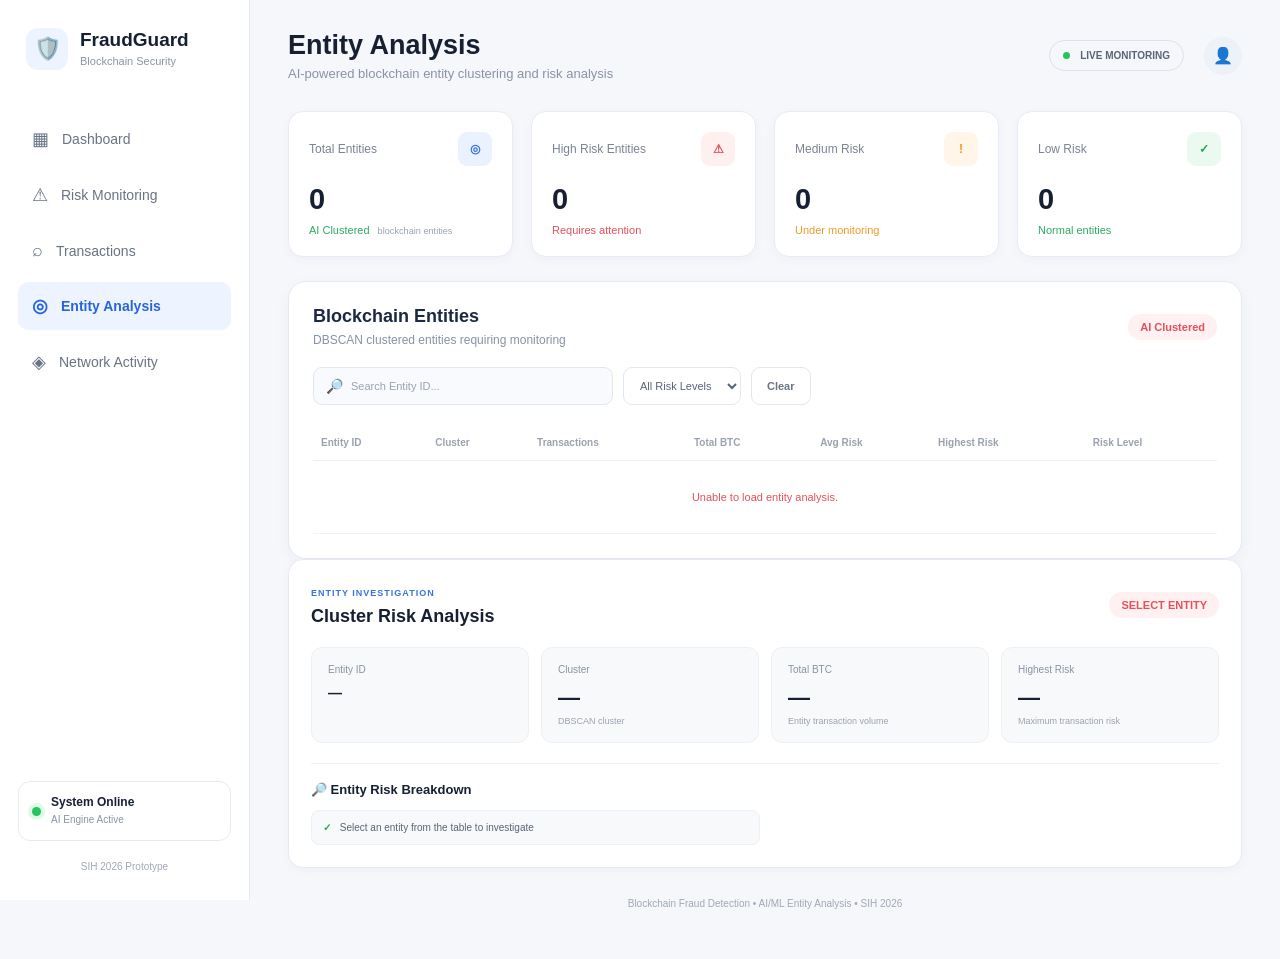
<file: Dashboard/entities.html>
<!DOCTYPE html>
<html lang="en">

<head>

    <meta charset="UTF-8">

    <meta
        name="viewport"
        content="width=device-width, initial-scale=1.0"
    >

    <title>Entity Analysis - FraudGuard</title>

    <link
        rel="stylesheet"
        href="style.css"
    >

</head>


<body>

<div class="dashboard">


    <!-- ================================= -->
    <!-- SIDEBAR -->
    <!-- ================================= -->

    <aside class="sidebar">

        <div class="logo">

            <div class="logo-icon">
                🛡️
            </div>

            <div>

                <h2>
                    FraudGuard
                </h2>

                <span>
                    Blockchain Security
                </span>

            </div>

        </div>


        <!-- NAVIGATION -->

        <nav>

    <a
        class="nav-item"
        href="index.html"
    >
        <span>▦</span>
        Dashboard
    </a>


    <a
        class="nav-item"
        href="index.html#riskMonitoringSection"
    >
        <span>⚠</span>
        Risk Monitoring
    </a>


    <a
        class="nav-item"
        href="index.html#transactionsSection"
    >
        <span>⌕</span>
        Transactions
    </a>


    <a
        class="nav-item active"
        href="entities.html"
    >
        <span>◎</span>
        Entity Analysis
    </a>


    <a
        class="nav-item"
        href="network.html"
    >
        <span>◈</span>
        Network Activity
    </a>

</nav>

        <!-- SIDEBAR BOTTOM -->

        <div class="sidebar-bottom">

            <div class="system-status">

                <span class="status-dot"></span>

                <div>

                    <strong>
                        System Online
                    </strong>

                    <small>
                        AI Engine Active
                    </small>

                </div>

            </div>


            <div class="version">

                SIH 2026 Prototype

            </div>

        </div>

    </aside>



    <!-- ================================= -->
    <!-- MAIN CONTENT -->
    <!-- ================================= -->

    <main class="main">


        <!-- ================================= -->
        <!-- TOP BAR -->
        <!-- ================================= -->

        <header class="topbar">

            <div>

                <h1>
                    Entity Analysis
                </h1>

                <p>
                    AI-powered blockchain entity clustering and risk analysis
                </p>

            </div>


            <div class="top-actions">

                <div class="live">

                    <span></span>

                    LIVE MONITORING

                </div>


                <div class="profile">
                    👤
                </div>

            </div>

        </header>



        <!-- ================================= -->
        <!-- ENTITY STAT CARDS -->
        <!-- ================================= -->

        <section class="stats">


            <!-- TOTAL ENTITIES -->

            <div class="stat-card">

                <div class="stat-top">

                    <span>
                        Total Entities
                    </span>

                    <div class="stat-icon blue">
                        ◎
                    </div>

                </div>


                <h2 id="totalEntities">
                    0
                </h2>


                <div class="stat-change">

                    <span>
                        AI Clustered
                    </span>

                    <small>
                        blockchain entities
                    </small>

                </div>

            </div>



            <!-- HIGH RISK -->

            <div class="stat-card danger">

                <div class="stat-top">

                    <span>
                        High Risk Entities
                    </span>

                    <div class="stat-icon red">
                        ⚠
                    </div>

                </div>


                <h2 id="highEntities">
                    0
                </h2>


                <div class="stat-change red-text">

                    <span>
                        Requires attention
                    </span>

                </div>

            </div>



            <!-- MEDIUM RISK -->

            <div class="stat-card warning">

                <div class="stat-top">

                    <span>
                        Medium Risk
                    </span>

                    <div class="stat-icon orange">
                        !
                    </div>

                </div>


                <h2 id="mediumEntities">
                    0
                </h2>


                <div class="stat-change orange-text">

                    <span>
                        Under monitoring
                    </span>

                </div>

            </div>



            <!-- LOW RISK -->

            <div class="stat-card success">

                <div class="stat-top">

                    <span>
                        Low Risk
                    </span>

                    <div class="stat-icon green">
                        ✓
                    </div>

                </div>


                <h2 id="lowEntities">
                    0
                </h2>


                <div class="stat-change green-text">

                    <span>
                        Normal entities
                    </span>

                </div>

            </div>

        </section>



        <!-- ================================= -->
        <!-- BLOCKCHAIN ENTITY TABLE -->
        <!-- ================================= -->

        <section class="transactions-section">


            <!-- SECTION HEADER -->

            <div class="section-header">

                <div>

                    <h2>
                        Blockchain Entities
                    </h2>

                    <p>
                        DBSCAN clustered entities requiring monitoring
                    </p>

                </div>


                <span class="risk-badge">
                    AI Clustered
                </span>

            </div>



            <!-- ================================= -->
            <!-- SEARCH AND FILTER CONTROLS -->
            <!-- ================================= -->

            <div class="transaction-controls">


                <!-- SEARCH -->

                <div class="search-box">

                    <span>
                        🔎
                    </span>

                    <input
                        type="text"
                        id="entitySearch"
                        placeholder="Search Entity ID..."
                    >

                </div>


                <!-- RISK FILTER -->

                <select
                    id="entityRiskFilter"
                    class="risk-filter"
                >

                    <option value="ALL">
                        All Risk Levels
                    </option>

                    <option value="HIGH">
                        High Risk
                    </option>

                    <option value="MEDIUM">
                        Medium Risk
                    </option>

                    <option value="LOW">
                        Low Risk
                    </option>

                </select>


                <!-- CLEAR -->

                <button
                    id="clearEntityFilters"
                    class="clear-filter"
                    type="button"
                >

                    Clear

                </button>

            </div>



            <!-- ================================= -->
            <!-- ENTITY TABLE -->
            <!-- ================================= -->

            <div class="table-container">

                <table>

                    <thead>

                        <tr>

                            <th>
                                Entity ID
                            </th>

                            <th>
                                Cluster
                            </th>

                            <th>
                                Transactions
                            </th>

                            <th>
                                Total BTC
                            </th>

                            <th>
                                Avg Risk
                            </th>

                            <th>
                                Highest Risk
                            </th>

                            <th>
                                Risk Level
                            </th>

                        </tr>

                    </thead>


                    <tbody id="entityTableBody">

                        <tr>

                            <td colspan="7">

                                Loading entities...

                            </td>

                        </tr>

                    </tbody>

                </table>

            </div>

        </section>



        <!-- ================================= -->
        <!-- ENTITY INVESTIGATION -->
        <!-- ================================= -->

        <section class="panel investigation">


            <!-- INVESTIGATION HEADER -->

            <div class="investigation-title">

                <div>

                    <span class="section-label">
                        ENTITY INVESTIGATION
                    </span>


                    <h2>
                        Cluster Risk Analysis
                    </h2>

                </div>


                <span
                    id="entityInvestigationRisk"
                    class="risk-badge high large"
                >

                    SELECT ENTITY

                </span>

            </div>



            <!-- ================================= -->
            <!-- INVESTIGATION DETAILS -->
            <!-- ================================= -->

            <div class="investigation-grid">


                <!-- ENTITY ID -->

                <div class="investigation-card">

                    <span>
                        Entity ID
                    </span>

                    <strong
                        id="selectedEntityId"
                        style="font-size:14px;"
                    >

                        —

                    </strong>

                </div>



                <!-- CLUSTER -->

                <div class="investigation-card">

                    <span>
                        Cluster
                    </span>

                    <strong id="selectedCluster">

                        —

                    </strong>

                    <small>
                        DBSCAN cluster
                    </small>

                </div>



                <!-- TOTAL BTC -->

                <div class="investigation-card">

                    <span>
                        Total BTC
                    </span>

                    <strong id="selectedBTC">

                        —

                    </strong>

                    <small>
                        Entity transaction volume
                    </small>

                </div>



                <!-- HIGHEST RISK -->

                <div class="investigation-card">

                    <span>
                        Highest Risk
                    </span>

                    <strong id="selectedRisk">

                        —

                    </strong>

                    <small>
                        Maximum transaction risk
                    </small>

                </div>

            </div>



            <!-- ================================= -->
            <!-- RISK BREAKDOWN -->
            <!-- ================================= -->

            <div class="evidence">

                <h3>
                    🔎 Entity Risk Breakdown
                </h3>


                <div
                    class="evidence-list"
                    id="entityEvidence"
                >

                    <div>

                        <span>✓</span>

                        Select an entity from the table to investigate

                    </div>

                </div>

            </div>

        </section>



        <!-- ================================= -->
        <!-- FOOTER -->
        <!-- ================================= -->

        <footer>

            Blockchain Fraud Detection •

            AI/ML Entity Analysis •

            SIH 2026

        </footer>


    </main>

</div>



<!-- ================================= -->
<!-- ENTITY JAVASCRIPT -->
<!-- ================================= -->

<script src="entities.js"></script>


</body>

</html>
</file>
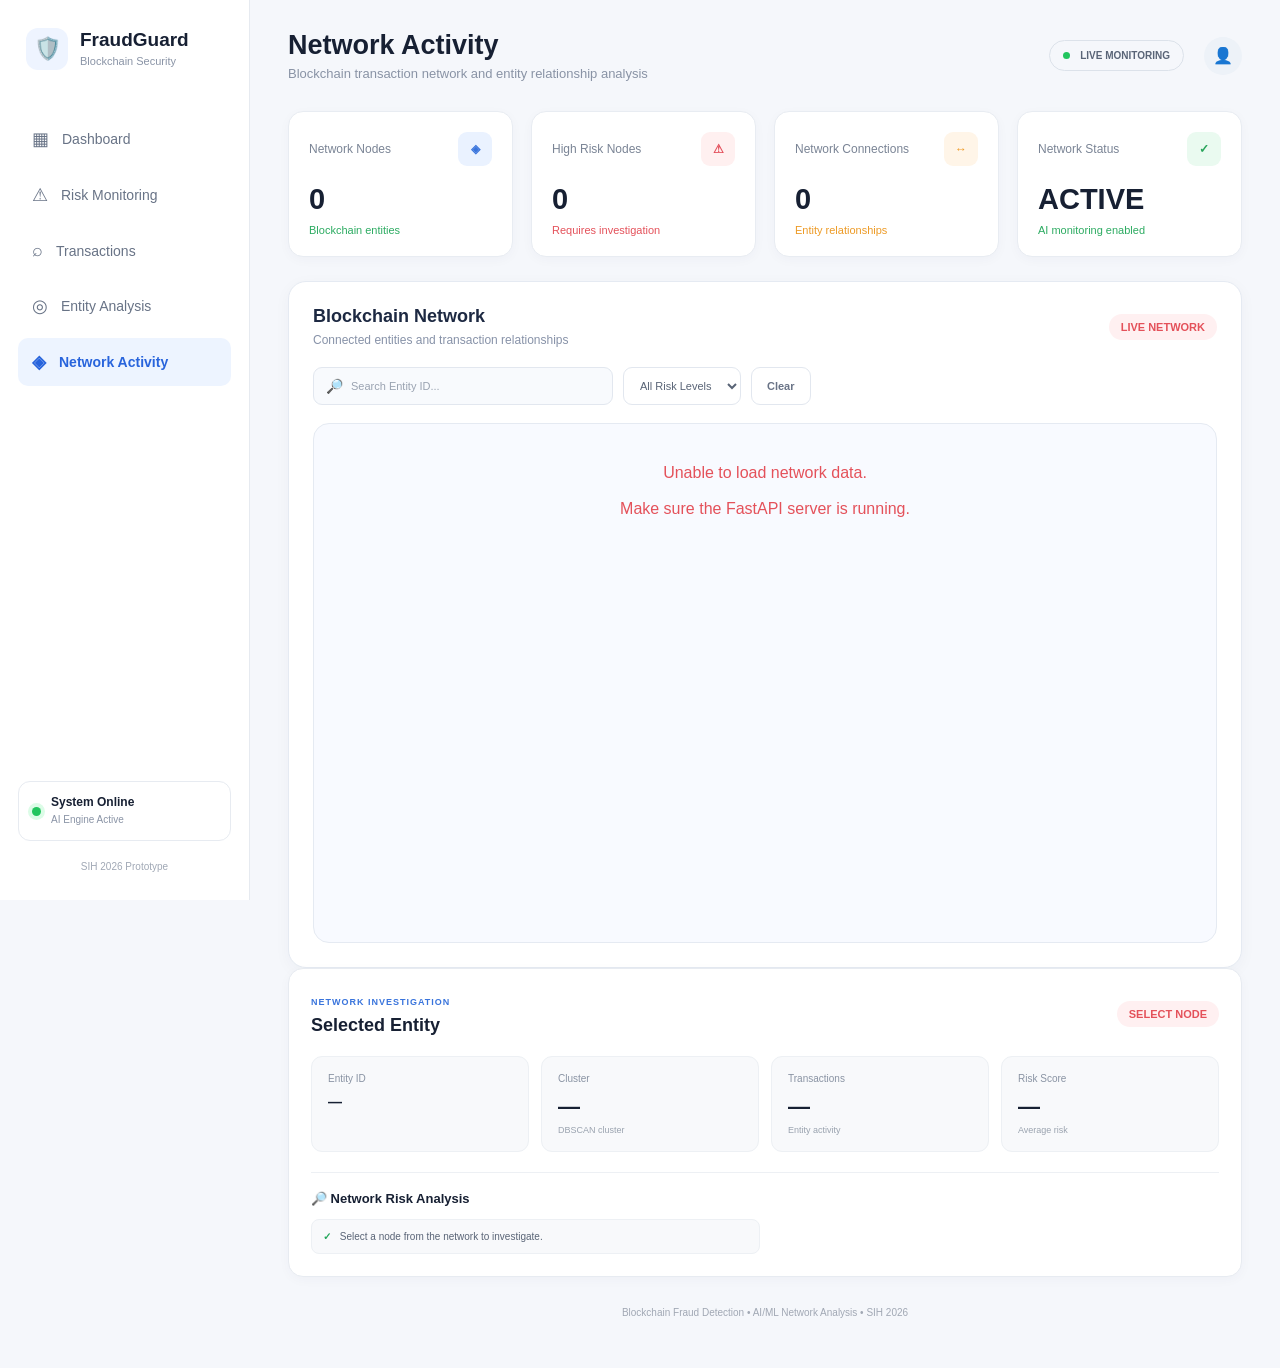
<file: Dashboard/network.html>
<!DOCTYPE html>
<html lang="en">

<head>

    <meta charset="UTF-8">

    <meta
        name="viewport"
        content="width=device-width, initial-scale=1.0"
    >

    <title>Network Activity - FraudGuard</title>

    <link
        rel="stylesheet"
        href="style.css"
    >

</head>


<body>

<div class="dashboard">


    <!-- ================================= -->
    <!-- SIDEBAR -->
    <!-- ================================= -->

    <aside class="sidebar">

        <div class="logo">

            <div class="logo-icon">
                🛡️
            </div>

            <div>

                <h2>
                    FraudGuard
                </h2>

                <span>
                    Blockchain Security
                </span>

            </div>

        </div>


        <nav>

            <a
                class="nav-item"
                href="index.html"
            >
                <span>▦</span>
                Dashboard
            </a>


            <a class="nav-item">

                <span>⚠</span>

                Risk Monitoring

            </a>


            <a class="nav-item">

                <span>⌕</span>

                Transactions

            </a>


            <a
                class="nav-item"
                href="entities.html"
            >

                <span>◎</span>

                Entity Analysis

            </a>


            <a
                class="nav-item active"
                href="network.html"
            >

                <span>◈</span>

                Network Activity

            </a>

        </nav>


        <div class="sidebar-bottom">

            <div class="system-status">

                <span class="status-dot"></span>

                <div>

                    <strong>
                        System Online
                    </strong>

                    <small>
                        AI Engine Active
                    </small>

                </div>

            </div>


            <div class="version">

                SIH 2026 Prototype

            </div>

        </div>

    </aside>



    <!-- ================================= -->
    <!-- MAIN CONTENT -->
    <!-- ================================= -->

    <main class="main">


        <!-- TOP BAR -->

        <header class="topbar">

            <div>

                <h1>
                    Network Activity
                </h1>

                <p>
                    Blockchain transaction network and entity relationship analysis
                </p>

            </div>


            <div class="top-actions">

                <div class="live">

                    <span></span>

                    LIVE MONITORING

                </div>


                <div class="profile">
                    👤
                </div>

            </div>

        </header>



        <!-- ================================= -->
        <!-- NETWORK SUMMARY -->
        <!-- ================================= -->

        <section class="stats">


            <div class="stat-card">

                <div class="stat-top">

                    <span>
                        Network Nodes
                    </span>

                    <div class="stat-icon blue">
                        ◈
                    </div>

                </div>


                <h2 id="networkNodes">
                    0
                </h2>


                <div class="stat-change">

                    <span>
                        Blockchain entities
                    </span>

                </div>

            </div>



            <div class="stat-card danger">

                <div class="stat-top">

                    <span>
                        High Risk Nodes
                    </span>

                    <div class="stat-icon red">
                        ⚠
                    </div>

                </div>


                <h2 id="networkHighRisk">
                    0
                </h2>


                <div class="stat-change red-text">

                    <span>
                        Requires investigation
                    </span>

                </div>

            </div>



            <div class="stat-card warning">

                <div class="stat-top">

                    <span>
                        Network Connections
                    </span>

                    <div class="stat-icon orange">
                        ↔
                    </div>

                </div>


                <h2 id="networkConnections">
                    0
                </h2>


                <div class="stat-change orange-text">

                    <span>
                        Entity relationships
                    </span>

                </div>

            </div>



            <div class="stat-card success">

                <div class="stat-top">

                    <span>
                        Network Status
                    </span>

                    <div class="stat-icon green">
                        ✓
                    </div>

                </div>


                <h2>
                    ACTIVE
                </h2>


                <div class="stat-change green-text">

                    <span>
                        AI monitoring enabled
                    </span>

                </div>

            </div>

        </section>



        <!-- ================================= -->
        <!-- NETWORK GRAPH -->
        <!-- ================================= -->

        <section class="transactions-section">


            <div class="section-header">

                <div>

                    <h2>
                        Blockchain Network
                    </h2>

                    <p>
                        Connected entities and transaction relationships
                    </p>

                </div>


                <span class="risk-badge">
                    LIVE NETWORK
                </span>

            </div>



            <!-- ================================= -->
            <!-- NETWORK CONTROLS -->
            <!-- ================================= -->

            <div class="transaction-controls">


                <div class="search-box">

                    <span>
                        🔎
                    </span>

                    <input
                        type="text"
                        id="networkSearch"
                        placeholder="Search Entity ID..."
                    >

                </div>


                <select
                    id="networkRiskFilter"
                    class="risk-filter"
                >

                    <option value="ALL">
                        All Risk Levels
                    </option>

                    <option value="HIGH">
                        High Risk
                    </option>

                    <option value="MEDIUM">
                        Medium Risk
                    </option>

                    <option value="LOW">
                        Low Risk
                    </option>

                </select>


                <button
                    id="clearNetworkFilters"
                    class="clear-filter"
                >
                    Clear
                </button>

            </div>



            <!-- ================================= -->
            <!-- NETWORK VISUALIZATION -->
            <!-- ================================= -->

            <div
                id="networkGraph"
                style="
                    width:100%;
                    height:520px;
                    position:relative;
                    overflow:hidden;
                    border-radius:16px;
                    background:#f8faff;
                    border:1px solid #e5eaf2;
                "
            >

                <div
                    id="networkLoading"
                    style="
                        position:absolute;
                        inset:0;
                        display:flex;
                        align-items:center;
                        justify-content:center;
                        color:#6f7d95;
                        font-size:16px;
                    "
                >

                    Loading blockchain network...

                </div>

            </div>

        </section>



        <!-- ================================= -->
        <!-- NETWORK INFORMATION -->
        <!-- ================================= -->

        <section class="panel investigation">


            <div class="investigation-title">

                <div>

                    <span class="section-label">
                        NETWORK INVESTIGATION
                    </span>


                    <h2>
                        Selected Entity
                    </h2>

                </div>


                <span
                    id="selectedNetworkRisk"
                    class="risk-badge large"
                >
                    SELECT NODE
                </span>

            </div>



            <div class="investigation-grid">


                <div class="investigation-card">

                    <span>
                        Entity ID
                    </span>

                    <strong
                        id="networkEntityId"
                        style="font-size:14px;"
                    >
                        —
                    </strong>

                </div>



                <div class="investigation-card">

                    <span>
                        Cluster
                    </span>

                    <strong id="networkCluster">
                        —
                    </strong>

                    <small>
                        DBSCAN cluster
                    </small>

                </div>



                <div class="investigation-card">

                    <span>
                        Transactions
                    </span>

                    <strong id="networkTransactionCount">
                        —
                    </strong>

                    <small>
                        Entity activity
                    </small>

                </div>



                <div class="investigation-card">

                    <span>
                        Risk Score
                    </span>

                    <strong id="networkRiskScore">
                        —
                    </strong>

                    <small>
                        Average risk
                    </small>

                </div>

            </div>



            <div class="evidence">

                <h3>
                    🔎 Network Risk Analysis
                </h3>


                <div
                    class="evidence-list"
                    id="networkEvidence"
                >

                    <div>

                        <span>✓</span>

                        Select a node from the network to investigate.

                    </div>

                </div>

            </div>

        </section>



        <!-- ================================= -->
        <!-- FOOTER -->
        <!-- ================================= -->

        <footer>

            Blockchain Fraud Detection •
            AI/ML Network Analysis •
            SIH 2026

        </footer>


    </main>

</div>



<!-- ================================= -->
<!-- NETWORK JAVASCRIPT -->
<!-- ================================= -->

<script src="network.js"></script>


</body>

</html>
</file>
<file: Dashboard/style.css>
* {
    box-sizing: border-box;
    margin: 0;
    padding: 0;
}

body {
    font-family: Arial, Helvetica, sans-serif;
    background: #f5f7fb;
    color: #172033;
}

.dashboard {
    display: flex;
    min-height: 100vh;
}


/* SIDEBAR */

.sidebar {
    width: 250px;
    background: #ffffff;
    border-right: 1px solid #e6eaf0;
    padding: 28px 18px;
    display: flex;
    flex-direction: column;
    position: fixed;
    height: 100vh;
}

.logo {
    display: flex;
    align-items: center;
    gap: 12px;
    margin-bottom: 45px;
    padding-left: 8px;
}

.logo-icon {
    width: 42px;
    height: 42px;
    background: #eef4ff;
    border-radius: 12px;
    display: flex;
    align-items: center;
    justify-content: center;
    font-size: 22px;
}

.logo h2 {
    font-size: 19px;
}

.logo span {
    font-size: 11px;
    color: #8a94a6;
}


nav {
    display: flex;
    flex-direction: column;
    gap: 8px;
}

.nav-item {
    padding: 13px 14px;
    border-radius: 10px;
    text-decoration: none;
    color: #687386;
    display: flex;
    align-items: center;
    gap: 13px;
    font-size: 14px;
    cursor: pointer;
}

.nav-item span {
    font-size: 18px;
}

.nav-item:hover,
.nav-item.active {
    background: #edf4ff;
    color: #2864dc;
    font-weight: 600;
}


.sidebar-bottom {
    margin-top: auto;
}

.system-status {
    border: 1px solid #e7ebf1;
    padding: 13px;
    border-radius: 12px;
    display: flex;
    align-items: center;
    gap: 10px;
}

.status-dot {
    width: 9px;
    height: 9px;
    background: #22c55e;
    border-radius: 50%;
    box-shadow: 0 0 0 4px #dcfce7;
}

.system-status strong {
    display: block;
    font-size: 12px;
}

.system-status small {
    color: #8a94a6;
    font-size: 10px;
}

.version {
    text-align: center;
    color: #a0a8b5;
    font-size: 10px;
    margin-top: 20px;
}


/* MAIN */

.main {
    margin-left: 250px;
    width: calc(100% - 250px);
    padding: 30px 38px;
}


/* TOPBAR */

.topbar {
    display: flex;
    justify-content: space-between;
    align-items: center;
    margin-bottom: 30px;
}

.topbar h1 {
    font-size: 27px;
    margin-bottom: 5px;
}

.topbar p {
    color: #8993a5;
    font-size: 13px;
}

.top-actions {
    display: flex;
    align-items: center;
    gap: 20px;
}

.live {
    border: 1px solid #dce2ea;
    padding: 9px 13px;
    border-radius: 20px;
    font-size: 10px;
    font-weight: bold;
    color: #596477;
}

.live span {
    display: inline-block;
    width: 7px;
    height: 7px;
    background: #22c55e;
    border-radius: 50%;
    margin-right: 7px;
}

.profile {
    width: 38px;
    height: 38px;
    border-radius: 50%;
    background: #edf2f8;
    display: flex;
    justify-content: center;
    align-items: center;
}


/* STATS */

.stats {
    display: grid;
    grid-template-columns: repeat(4, 1fr);
    gap: 18px;
    margin-bottom: 20px;
}

.stat-card {
    background: white;
    border: 1px solid #e8ecf2;
    border-radius: 15px;
    padding: 20px;
    box-shadow: 0 3px 12px rgba(20, 40, 80, 0.03);
}

.stat-top {
    display: flex;
    justify-content: space-between;
    align-items: center;
    color: #7a8495;
    font-size: 12px;
}

.stat-icon {
    width: 34px;
    height: 34px;
    border-radius: 9px;
    display: flex;
    align-items: center;
    justify-content: center;
    font-weight: bold;
}

.blue {
    background: #eaf2ff;
    color: #3974dc;
}

.red {
    background: #fff0f0;
    color: #e34d59;
}

.orange {
    background: #fff5e8;
    color: #ef9b28;
}

.green {
    background: #eafaf0;
    color: #28a45a;
}

.stat-card h2 {
    font-size: 29px;
    margin: 17px 0 8px;
}

.stat-change {
    font-size: 11px;
    color: #2cab61;
}

.stat-change small {
    color: #9aa3b1;
    margin-left: 5px;
}

.red-text {
    color: #e4515a;
}

.orange-text {
    color: #ed9a25;
}

.green-text {
    color: #2cab61;
}


/* PANELS */

.panel {
    background: #ffffff;
    border: 1px solid #e7ebf1;
    border-radius: 15px;
    padding: 22px;
    box-shadow: 0 3px 12px rgba(20, 40, 80, 0.03);
}

.panel-header {
    display: flex;
    justify-content: space-between;
    align-items: center;
}

.panel-header h3 {
    font-size: 15px;
}

.panel-header p {
    color: #969eac;
    font-size: 11px;
    margin-top: 5px;
}

.panel-header button {
    border: 1px solid #e2e6ec;
    background: white;
    padding: 8px 11px;
    border-radius: 7px;
    color: #697386;
    font-size: 11px;
}


/* CHARTS */

.charts {
    display: grid;
    grid-template-columns: 1fr 1.6fr;
    gap: 20px;
    margin-bottom: 20px;
}

.risk-chart {
    height: 260px;
    display: flex;
    justify-content: center;
    padding-top: 15px;
}

.activity-chart {
    height: 260px;
    padding-top: 15px;
}


/* LOWER */

.lower-grid {
    display: grid;
    grid-template-columns: 1.7fr 1fr;
    gap: 20px;
    margin-bottom: 20px;
}

.table-container {
    overflow-x: auto;
    margin-top: 20px;
}

table {
    width: 100%;
    border-collapse: collapse;
}

th {
    text-align: left;
    font-size: 10px;
    color: #9aa2af;
    font-weight: 600;
    padding: 12px 8px;
    border-bottom: 1px solid #edf0f4;
}

td {
    padding: 14px 8px;
    border-bottom: 1px solid #f0f2f5;
    font-size: 11px;
    color: #566174;
}

td strong {
    color: #263146;
}

.risk-number {
    font-weight: bold;
    color: #e04c57;
}

.risk-badge {
    display: inline-block;
    padding: 5px 9px;
    border-radius: 6px;
    font-size: 9px;
    font-weight: bold;
}

.high {
    background: #fff0f1;
    color: #d94751;
}

.tag {
    padding: 5px 8px;
    border-radius: 5px;
    font-size: 9px;
}

.danger-tag {
    background: #fff0f1;
    color: #d94751;
}

.anomaly-tag {
    background: #f1edff;
    color: #7658d6;
}

.velocity-tag {
    background: #fff5e6;
    color: #dc911f;
}

.view-btn {
    color: #2864dc !important;
    border: none !important;
    background: none !important;
}


/* DETECTION */

.signal {
    display: flex;
    justify-content: space-between;
    align-items: center;
    margin-top: 23px;
    font-size: 12px;
}

.signal-info {
    display: flex;
    align-items: center;
    gap: 10px;
}

.signal-icon {
    width: 31px;
    height: 31px;
    border-radius: 8px;
    display: flex;
    align-items: center;
    justify-content: center;
    font-size: 9px;
    font-weight: bold;
}

.signal-info strong {
    display: block;
    font-size: 11px;
}

.signal-info small {
    display: block;
    color: #9aa2af;
    margin-top: 3px;
    font-size: 9px;
}

.purple {
    background: #f1edff;
    color: #7759d7;
}

.progress {
    height: 5px;
    background: #f0f2f5;
    border-radius: 10px;
    margin-top: 9px;
}

.progress-bar {
    height: 100%;
    border-radius: 10px;
}

.purple-bar {
    width: 68%;
    background: #7759d7;
}

.orange-bar {
    width: 42%;
    background: #ed9b28;
}

.blue-bar {
    width: 31%;
    background: #3974dc;
}


/* INVESTIGATION */

.investigation {
    margin-bottom: 25px;
}

.investigation-title {
    display: flex;
    justify-content: space-between;
    align-items: center;
}

.section-label {
    font-size: 9px;
    color: #3974dc;
    font-weight: bold;
    letter-spacing: 1px;
}

.investigation-title h2 {
    font-size: 18px;
    margin-top: 6px;
}

.large {
    padding: 8px 13px;
}

.investigation-grid {
    display: grid;
    grid-template-columns: repeat(4, 1fr);
    gap: 12px;
    margin-top: 20px;
}

.investigation-card {
    background: #f8f9fb;
    border: 1px solid #edf0f4;
    border-radius: 11px;
    padding: 16px;
}

.investigation-card span {
    display: block;
    color: #8993a3;
    font-size: 10px;
}

.investigation-card strong {
    display: block;
    font-size: 22px;
    margin-top: 10px;
}

.investigation-card small {
    display: block;
    color: #9aa3af;
    margin-top: 5px;
    font-size: 9px;
}

.big-score {
    color: #d94751;
}

.big-score span {
    display: inline;
    font-size: 11px;
    color: #9aa3af;
}

.score-line {
    height: 5px;
    background: #eceff3;
    margin-top: 10px;
    border-radius: 10px;
}

.score-line div {
    width: 85%;
    height: 100%;
    background: #e04c57;
    border-radius: 10px;
}

.detected {
    color: #d94751;
    font-size: 15px !important;
}


/* EVIDENCE */

.evidence {
    margin-top: 20px;
    border-top: 1px solid #edf0f4;
    padding-top: 18px;
}

.evidence h3 {
    font-size: 13px;
    margin-bottom: 13px;
}

.evidence-list {
    display: grid;
    grid-template-columns: repeat(2, 1fr);
    gap: 10px;
}

.evidence-list div {
    background: #f8f9fb;
    border: 1px solid #edf0f4;
    padding: 11px;
    border-radius: 8px;
    font-size: 10px;
    color: #596476;
}

.evidence-list span {
    color: #22a65a;
    font-weight: bold;
    margin-right: 6px;
}


/* FOOTER */

footer {
    text-align: center;
    color: #a1a8b4;
    font-size: 10px;
    padding: 5px 0 20px;
}


/* RESPONSIVE */

@media (max-width: 1100px) {

    .stats {
        grid-template-columns: repeat(2, 1fr);
    }

    .charts,
    .lower-grid {
        grid-template-columns: 1fr;
    }

    .investigation-grid {
        grid-template-columns: repeat(2, 1fr);
    }
}


@media (max-width: 700px) {

    .sidebar {
        display: none;
    }

    .main {
        margin-left: 0;
        width: 100%;
        padding: 20px;
    }

    .stats {
        grid-template-columns: 1fr;
    }

    .investigation-grid {
        grid-template-columns: 1fr;
    }

    .evidence-list {
        grid-template-columns: 1fr;
    }
}
/* ==========================================
   HIGH RISK TRANSACTIONS TABLE
========================================== */

.transactions-section {

    margin-top: 24px;

    background: #ffffff;

    border: 1px solid #e5eaf2;

    border-radius: 18px;

    padding: 24px;

    box-shadow: 0 4px 16px rgba(30, 50, 80, 0.04);

}


.section-header {

    display: flex;

    justify-content: space-between;

    align-items: center;

    margin-bottom: 20px;

}


.section-header h2 {

    margin: 0;

    font-size: 18px;

    color: #1d2942;

}


.section-header p {

    margin: 6px 0 0;

    font-size: 12px;

    color: #8792a8;

}


.risk-badge {

    padding: 7px 12px;

    border-radius: 20px;

    background: #fff0f1;

    color: #e4515a;

    font-size: 11px;

    font-weight: 600;

}


.table-container {

    width: 100%;

    overflow-x: auto;

}


#transactionTable {

    width: 100%;

    border-collapse: collapse;

    font-size: 12px;

}


#transactionTable th {

    text-align: left;

    padding: 13px 12px;

    background: #f8fafd;

    color: #71809a;

    font-size: 11px;

    font-weight: 600;

    border-bottom: 1px solid #e8edf4;

}


#transactionTable td {

    padding: 15px 12px;

    color: #34405a;

    border-bottom: 1px solid #edf1f6;

}


#transactionTable tbody tr {

    transition: 0.2s;

}


#transactionTable tbody tr:hover {

    background: #f8faff;

    cursor: pointer;

}


.high-risk {

    color: #e4515a;

    font-weight: 700;

}


.medium-risk {

    color: #f1a33b;

    font-weight: 700;

}


.low-risk {

    color: #35b96b;

    font-weight: 700;
}

/* ==========================================
   INVESTIGATION TRANSACTION DETAILS
========================================== */

.investigation-details {

    display: grid;

    grid-template-columns: repeat(3, 1fr);

    gap: 12px;

    margin-top: 18px;

}


.detail-item {

    background: #ffffff;

    border: 1px solid #e8edf3;

    border-radius: 10px;

    padding: 13px 15px;

    min-height: 65px;

    transition: 0.2s;

}


.detail-item:hover {

    border-color: #d7e2f5;

    background: #fbfcff;

}


.detail-item span {

    display: block;

    color: #8a94a6;

    font-size: 9px;

    font-weight: 600;

    text-transform: uppercase;

    letter-spacing: 0.5px;

    margin-bottom: 7px;

}


.detail-item strong {

    display: block;

    color: #263146;

    font-size: 12px;

    font-weight: 600;

    word-break: break-all;

}


/* ==========================================
   INVESTIGATION SCORE BAR
========================================== */

#investigationScoreBar {

    height: 100%;

    width: 0%;

    background: #e4515a;

    border-radius: 10px;

    transition: width 0.5s ease;

}


/* ==========================================
   RISK LEVEL COLORS
========================================== */

.risk-badge.large.high {

    background: #fff0f1;

    color: #e4515a;

}


.risk-badge.large.medium {

    background: #fff5e8;

    color: #ef9b28;

}


.risk-badge.large.low {

    background: #eafaf0;

    color: #28a45a;

}


/* ==========================================
   INVESTIGATION CARD IMPROVEMENTS
========================================== */

.investigation-card {

    transition: 0.2s;

}


.investigation-card:hover {

    transform: translateY(-2px);

    box-shadow:
        0 5px 15px rgba(30, 50, 80, 0.05);

}


/* ==========================================
   RESPONSIVE INVESTIGATION DETAILS
========================================== */

@media (max-width: 900px) {

    .investigation-details {

        grid-template-columns: repeat(2, 1fr);

    }

}


@media (max-width: 600px) {

    .investigation-details {

        grid-template-columns: 1fr;

    }

}

/* ==========================================
   RISK MONITORING SECTION
========================================== */

.risk-monitoring-section {

    margin-top: 24px;
    margin-bottom: 20px;

}


.risk-monitoring-header {

    display: flex;
    justify-content: space-between;
    align-items: center;

    margin-bottom: 18px;

}


.risk-monitoring-header h2 {

    font-size: 20px;
    color: #1d2942;

}


.risk-monitoring-header p {

    margin-top: 5px;

    font-size: 11px;

    color: #8792a8;

}


.monitoring-badge {

    padding: 8px 13px;

    border-radius: 20px;

    background: #fff0f1;

    color: #e4515a;

    font-size: 10px;

    font-weight: 700;

}


/* ==========================================
   MONITORING CARDS
========================================== */

.monitoring-grid {

    display: grid;

    grid-template-columns:
        repeat(4, 1fr);

    gap: 15px;

    margin-bottom: 18px;

}


.monitoring-card {

    background: #ffffff;

    border: 1px solid #e7ebf1;

    border-radius: 14px;

    padding: 18px;

    box-shadow:
        0 3px 12px rgba(20, 40, 80, 0.03);

    transition: 0.2s ease;

}


.monitoring-card:hover {

    transform: translateY(-2px);

    box-shadow:
        0 6px 18px rgba(20, 40, 80, 0.06);

}


.monitoring-card-top {

    display: flex;

    align-items: center;

    gap: 10px;

    margin-bottom: 14px;

}


.monitoring-icon {

    width: 34px;

    height: 34px;

    border-radius: 9px;

    display: flex;

    align-items: center;

    justify-content: center;

    font-size: 14px;

    font-weight: bold;

}


.monitoring-icon.red {

    background: #fff0f1;

    color: #e4515a;

}


.monitoring-icon.orange {

    background: #fff5e8;

    color: #ef9b28;

}


.monitoring-icon.green {

    background: #eafaf0;

    color: #28a45a;

}


.monitoring-icon.purple {

    background: #f1edff;

    color: #7759d7;

}


.monitoring-card-title {

    font-size: 11px;

    color: #7a8495;

    font-weight: 600;

}


.monitoring-card-value {

    font-size: 25px;

    font-weight: 700;

    color: #1d2942;

    margin-bottom: 5px;

}


.monitoring-card-description {

    font-size: 10px;

    color: #9aa3b1;

}


/* ==========================================
   RISK ALERT SUMMARY
========================================== */

.risk-alert-summary {

    background: #ffffff;

    border: 1px solid #e7ebf1;

    border-radius: 15px;

    padding: 20px;

    box-shadow:
        0 3px 12px rgba(20, 40, 80, 0.03);

}


.risk-alert-title {

    display: flex;

    align-items: center;

    gap: 8px;

    margin-bottom: 16px;

}


.risk-alert-title h3 {

    font-size: 14px;

    color: #1d2942;

}


.risk-alert-title span {

    font-size: 15px;

}


.risk-alert-subtitle {

    color: #9aa3b1;

    font-size: 10px;

    margin-top: 3px;

}


.risk-alert-stats {

    display: grid;

    grid-template-columns:
        repeat(3, 1fr);

    gap: 12px;

}


.alert-stat {

    background: #f8f9fb;

    border: 1px solid #edf0f4;

    border-radius: 10px;

    padding: 13px;

}


.alert-stat span {

    display: block;

    font-size: 9px;

    color: #8a94a6;

    margin-bottom: 7px;

}


.alert-stat strong {

    display: block;

    font-size: 17px;

    color: #263146;

}


.alert-stat.high strong {

    color: #e4515a;

}


.alert-stat.medium strong {

    color: #ef9b28;

}


.alert-stat.status strong {

    color: #28a45a;

}


/* ==========================================
   RESPONSIVE RISK MONITORING
========================================== */

@media (max-width: 1100px) {

    .monitoring-grid {

        grid-template-columns:
            repeat(2, 1fr);

    }

}


@media (max-width: 700px) {

    .monitoring-grid {

        grid-template-columns: 1fr;

    }

    .risk-alert-stats {

        grid-template-columns: 1fr;

    }

    .risk-monitoring-header {

        align-items: flex-start;

        gap: 12px;

        flex-direction: column;

    }

}
/* ==========================================
   TRANSACTION SEARCH & FILTER
========================================== */

.transaction-controls {

    display: flex;

    align-items: center;

    gap: 10px;

    margin-bottom: 18px;

    flex-wrap: wrap;

}


.search-box {

    display: flex;

    align-items: center;

    gap: 8px;

    width: 300px;

    height: 38px;

    padding: 0 12px;

    background: #f8fafd;

    border: 1px solid #e2e7ef;

    border-radius: 9px;

    transition: 0.2s ease;

}


.search-box:focus-within {

    border-color: #3974dc;

    background: #ffffff;

    box-shadow: 0 0 0 3px rgba(57, 116, 220, 0.08);

}


.search-box span {

    font-size: 14px;

}


.search-box input {

    width: 100%;

    border: none;

    outline: none;

    background: transparent;

    color: #263146;

    font-size: 11px;

}


.search-box input::placeholder {

    color: #9aa3b1;

}


.risk-filter {

    height: 38px;

    padding: 0 12px;

    border: 1px solid #e2e7ef;

    border-radius: 9px;

    background: #ffffff;

    color: #596476;

    font-size: 11px;

    outline: none;

    cursor: pointer;

}


.risk-filter:focus {

    border-color: #3974dc;

}


.clear-filter {

    height: 38px;

    padding: 0 15px;

    border: 1px solid #e2e7ef;

    border-radius: 9px;

    background: #ffffff;

    color: #697386;

    font-size: 11px;

    font-weight: 600;

    cursor: pointer;

    transition: 0.2s ease;

}


.clear-filter:hover {

    background: #edf4ff;

    border-color: #cbdaf5;

    color: #2864dc;

}


/* FILTER RESULT MESSAGE */

.filter-result {

    margin-left: auto;

    color: #8a94a6;

    font-size: 10px;

}


/* EMPTY SEARCH RESULT */

.no-results {

    text-align: center;

    padding: 30px !important;

    color: #8a94a6 !important;

    font-size: 12px !important;

}


/* ==========================================
   RESPONSIVE SEARCH
========================================== */

@media (max-width: 700px) {

    .search-box {

        width: 100%;

    }

    .risk-filter {

        flex: 1;

    }

    .clear-filter {

        flex: 0 0 auto;

    }

}
</file>
